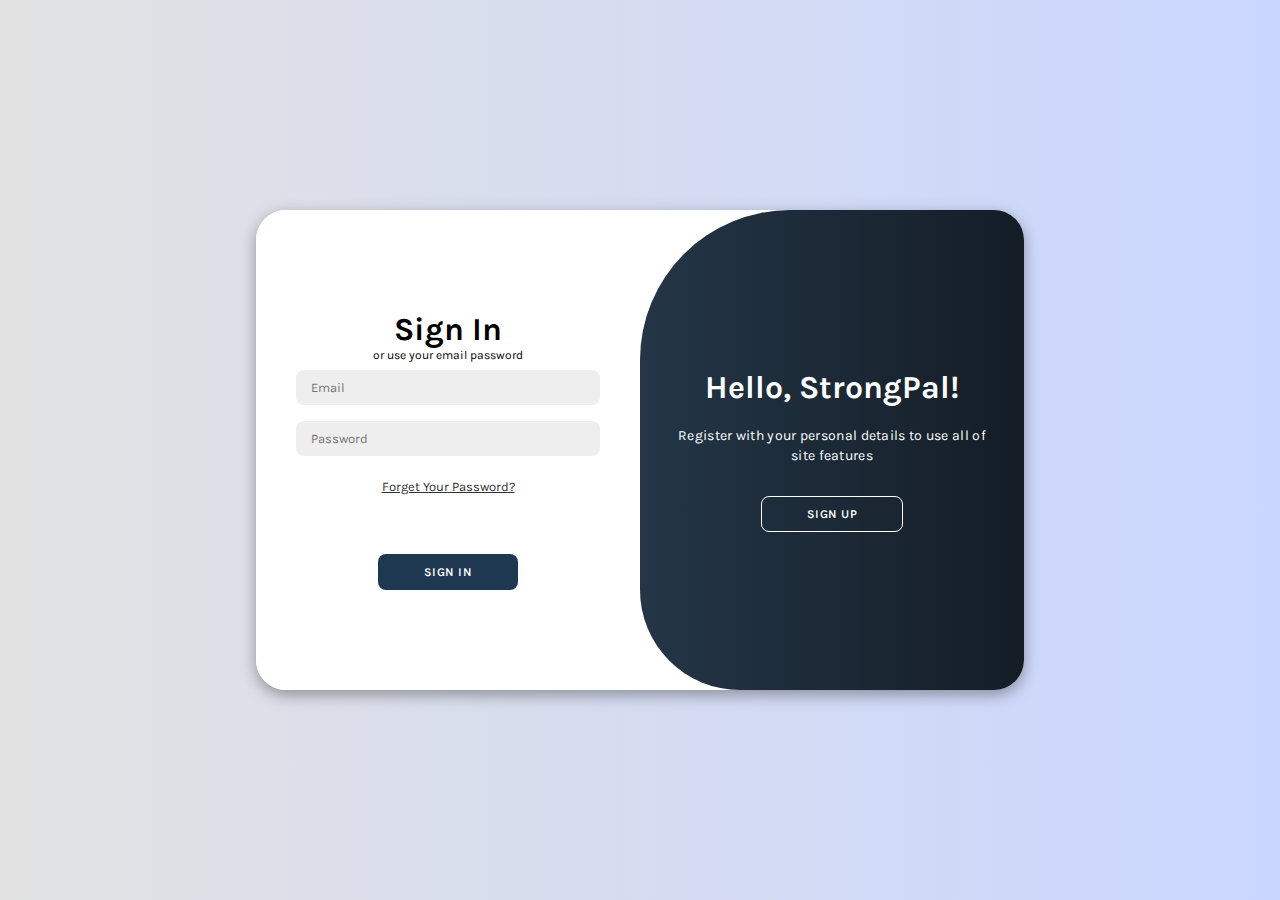
<file: client/index.html>
<!-- ! CHECK ROUTE AUTH ON BACKEND -->

<!DOCTYPE html>
<html lang="en">

<head>
    <meta charset="UTF-8">
    <meta name="viewport" content="width=device-width, initial-scale=1.0">
    <meta http-equiv="Cache-Control" content="no-cache, no-store, must-revalidate">
    <meta http-equiv="Pragma" content="no-cache">
    <meta http-equiv="Expires" content="0">
    <link rel="stylesheet" href="https://cdnjs.cloudflare.com/ajax/libs/font-awesome/6.4.2/css/all.min.css">
    <link rel="stylesheet" href="auth.css">
    <link rel="preconnect" href="https://fonts.googleapis.com">
    <link rel="preconnect" href="https://fonts.gstatic.com" crossorigin>
    <link href="https://fonts.googleapis.com/css2?family=Karla:ital,wght@0,200..800;1,200..800&display=swap"
        rel="stylesheet">
    <script src="./auth/index.js"></script>
    <title>Login</title>
</head>

<body>

    <div class="container" id="container">
        <div class="form-container sign-up">
            <form>
                <h1>Create Account</h1>

                <span>or use your email for registeration</span>
                <input id="s-name" type="text" placeholder="Name">
                <input id="s-email" type="email" placeholder="Email">
                <input id="s-password" type="password" placeholder="Password">
                <p id="err-msg-u" style="font-weight: bold; color: red; text-align: center;"></p>
                <button id="sign-up" type="button">Sign Up</button>
            </form>
        </div>
        <div class="form-container sign-in">
            <form>
                <h1>Sign In</h1>

                <span>or use your email password</span>
                <input id="l-email" type="email" placeholder="Email">
                <input id="l-password" type="password" placeholder="Password">
                <a href="#"><u>Forget Your Password?</u></a>
                <p id="err-msg-i" style="font-weight: bold; color: red; text-align: center;"></p>
                <button id="sign-in" type="button">Sign In</button>
            </form>
        </div>
        <div class="toggle-container">
            <div class="toggle">
                <div class="toggle-panel toggle-left">
                    <h1>Hello, Future StrongPal!</h1>
                    <p>Enter your personal details to use all of site features</p>
                    <button class="hidden" id="login">Sign In</button>
                </div>
                <div class="toggle-panel toggle-right">
                    <h1>Hello, StrongPal!</h1>
                    <p>Register with your personal details to use all of site features</p>
                    <button class="hidden" id="register">Sign Up</button>
                </div>
            </div>
        </div>
    </div>

    <script src="script.js"></script>
    <script src="./auth/auth.js"></script>
</body>

</html>
</file>
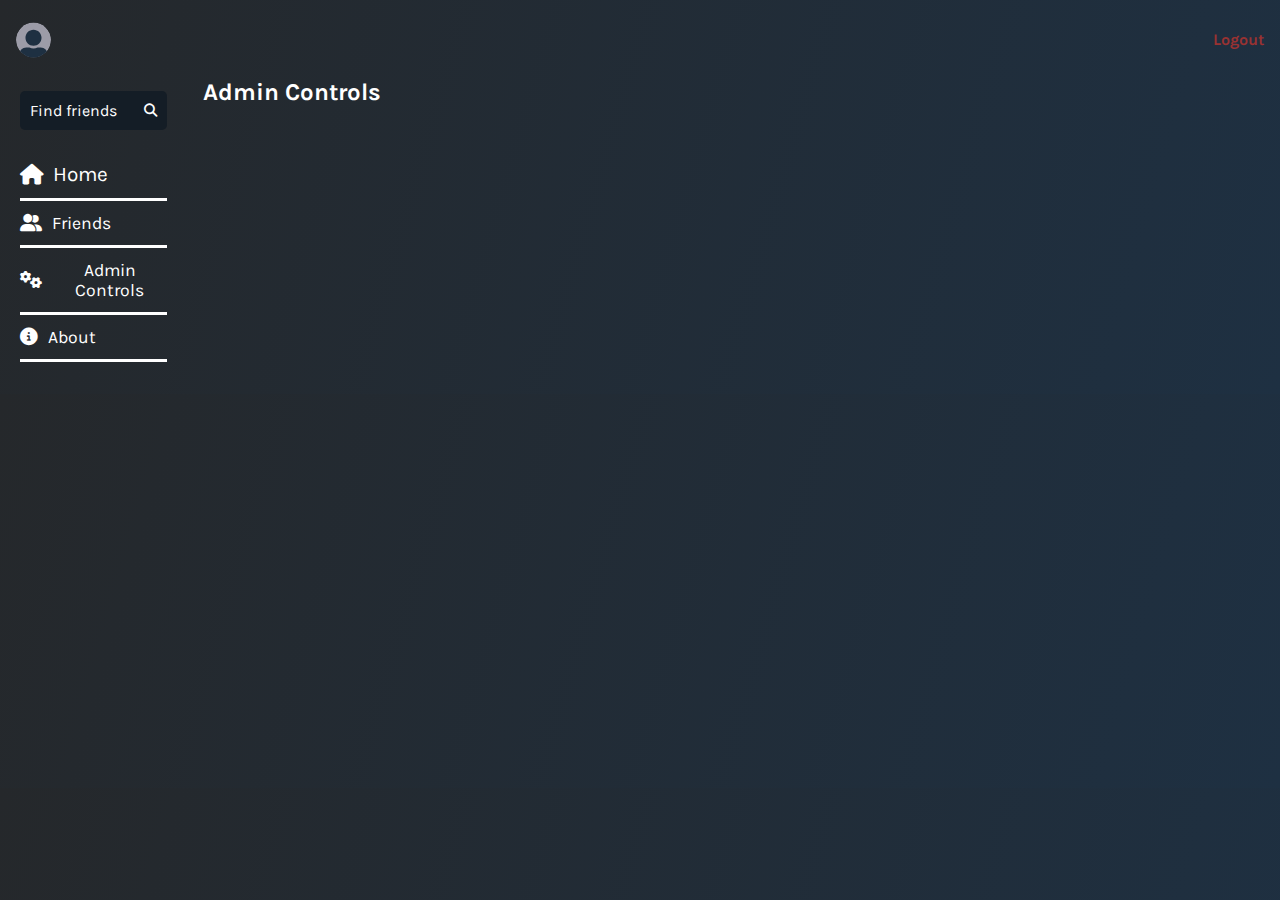
<file: client/admin/index.html>
<!DOCTYPE html>
<html lang="en">

<head>
    <meta charset="UTF-8">
    <meta http-equiv="X-UA-Compatible" content="IE=edge">
    <meta name="viewport" content="width=device-width, initial-scale=1.0">
    <link rel="stylesheet" href="https://cdnjs.cloudflare.com/ajax/libs/font-awesome/6.4.2/css/all.min.css">
    <link href="https://fonts.googleapis.com/css2?family=Karla:wght@400;700&display=swap" rel="stylesheet">
    <link rel="stylesheet" href="../global.css">
    <script src="../auth/index.js"></script>
    <script src="onload.js"></script>
    <title>Friends</title>
</head>

<body>
    <div class="main-nav">
        <div class="profile">
            <svg width="60" height="60" viewBox="0 0 60 60" fill="none" xmlns="http://www.w3.org/2000/svg">
                <g clip-path="url(#clip0_24_7)">
                    <rect width="60" height="60" rx="30" fill="#9C9CA8" />
                    <path
                        d="M30 39.78C37.6022 39.78 43.77 33.6122 43.77 26.01C43.77 18.4078 37.6022 12.24 30 12.24C22.3978 12.24 16.23 18.4078 16.23 26.01C16.23 33.6122 22.3978 39.78 30 39.78ZM42.24 42.84H36.9711C34.8482 43.8154 32.4863 44.37 30 44.37C27.5138 44.37 25.1614 43.8154 23.029 42.84H17.76C10.9993 42.84 5.52002 48.3193 5.52002 55.08V56.61C5.52002 59.1441 7.57596 61.2 10.11 61.2H49.89C52.4241 61.2 54.48 59.1441 54.48 56.61V55.08C54.48 48.3193 49.0007 42.84 42.24 42.84Z"
                        fill="#1E3042" />
                </g>
                <defs>
                    <clipPath id="clip0_24_7">
                        <rect width="60" height="60" rx="30" fill="white" />
                    </clipPath>
                </defs>
            </svg>
        </div>
        <button id="logout" type="button">Logout</button>
    </div>
    <main style="width: 100%; margin-bottom: 2rem;">

        <aside class="sidebar">
            <a href="/website/wp_project/client/friends">
                <div class="search-bar-container">
                    <div class="search-bar">
                        Find friends
                    </div>
                    <button id="search-icon" class="search-icon">
                        <i class="fas fa-search"></i>
                    </button>
                </div>
            </a>
            <nav>
                <ul>
                    <li><a href="/website/wp_project/client/dashboard"><i class="fas fa-home"></i> Home</a></li>
                    <li><a href="/website/wp_project/client/friends"><i class="fas fa-user-friends"></i> Friends</a>
                    </li>
                    <li>
                        <button id="route_to_admin">
                            <i class="fas fa-cogs"></i>
                            <div style="display: flex; flex-direction: column;">
                                <div>
                                    Admin Controls
                                </div>
                                <p style="color: #f00;" id="admin_err_message"></p>
                            </div>
                        </button>
                    </li>
                    <li><a href="/website/wp_project/client/about"><i class="fas fa-info-circle"></i> About</a></li>
                </ul>
            </nav>
        </aside>
        <section style="width: 100%; padding: 0 1rem;">
            <h2>Admin Controls</h2>
            <p id="admin_err_msg"></p>
            <div id="users" class="users"></div>
        </section>
    </main>
    <script src="../auth/auth.js"></script>
    <script src="script.js"></script>
</body>

</html>
</file>
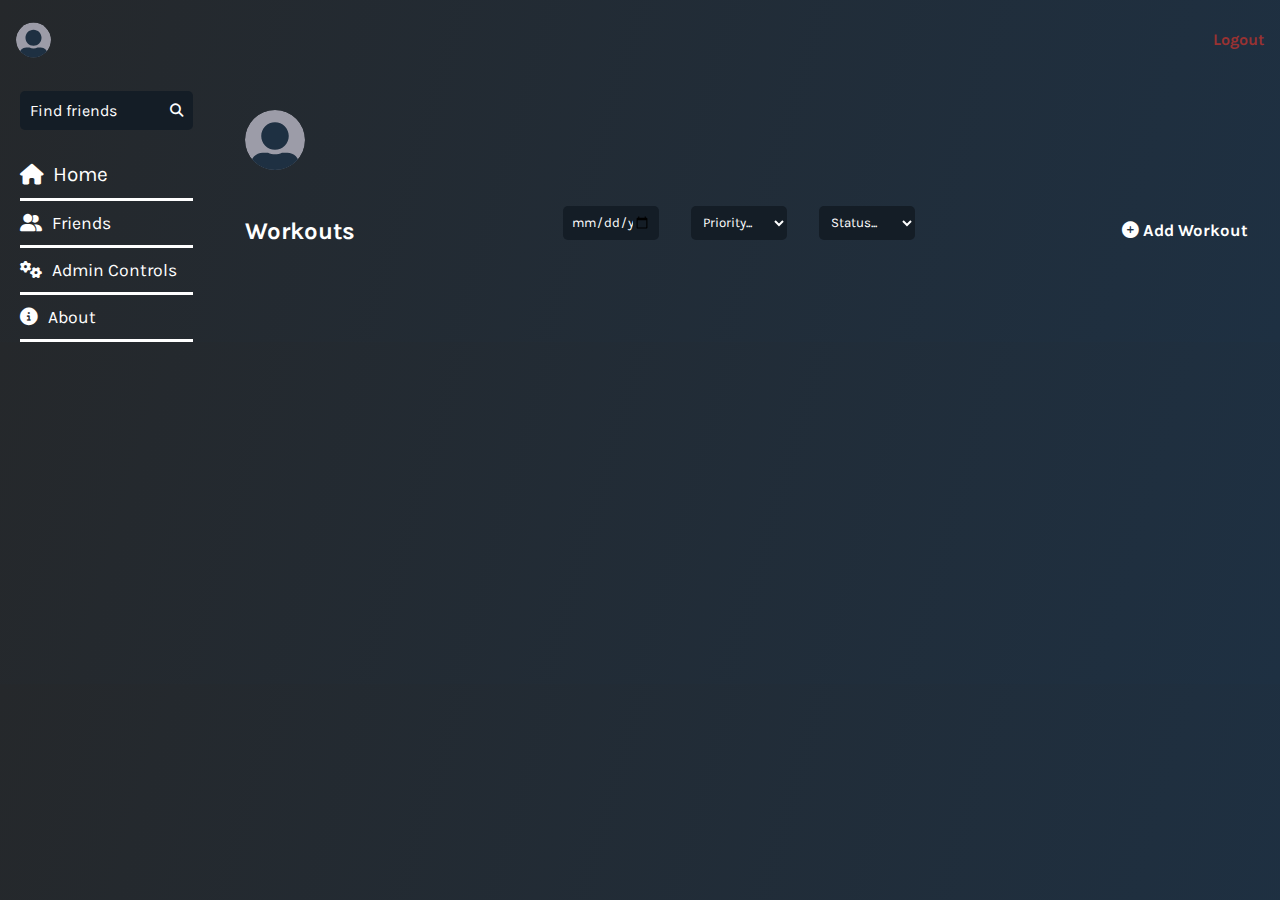
<file: client/dashboard/index.html>
<!DOCTYPE html>
<html lang="en">

<head>
    <meta charset="UTF-8">
    <meta http-equiv="X-UA-Compatible" content="IE=edge">
    <meta name="viewport" content="width=device-width, initial-scale=1.0">
    <link rel="stylesheet" href="https://cdnjs.cloudflare.com/ajax/libs/font-awesome/6.4.2/css/all.min.css">
    <link href="https://fonts.googleapis.com/css2?family=Karla:wght@400;700&display=swap" rel="stylesheet">
    <link rel="stylesheet" href="../global.css">
    <script src="../auth/index.js"></script>
    <script src="onload.js"></script>
    <title>Dashboard</title>
</head>

<body>
    <div class="main-nav">
        <div class="profile">
            <svg width="60" height="60" viewBox="0 0 60 60" fill="none" xmlns="http://www.w3.org/2000/svg">
                <g clip-path="url(#clip0_24_7)">
                    <rect width="60" height="60" rx="30" fill="#9C9CA8" />
                    <path
                        d="M30 39.78C37.6022 39.78 43.77 33.6122 43.77 26.01C43.77 18.4078 37.6022 12.24 30 12.24C22.3978 12.24 16.23 18.4078 16.23 26.01C16.23 33.6122 22.3978 39.78 30 39.78ZM42.24 42.84H36.9711C34.8482 43.8154 32.4863 44.37 30 44.37C27.5138 44.37 25.1614 43.8154 23.029 42.84H17.76C10.9993 42.84 5.52002 48.3193 5.52002 55.08V56.61C5.52002 59.1441 7.57596 61.2 10.11 61.2H49.89C52.4241 61.2 54.48 59.1441 54.48 56.61V55.08C54.48 48.3193 49.0007 42.84 42.24 42.84Z"
                        fill="#1E3042" />
                </g>
                <defs>
                    <clipPath id="clip0_24_7">
                        <rect width="60" height="60" rx="30" fill="white" />
                    </clipPath>
                </defs>
            </svg>
        </div>
        <button id="logout" type="button">Logout</button>
    </div>
    <main style="width: 100%;">

        <aside class="sidebar">
            <a href="/website/wp_project/client/friends">
                <div class="search-bar-container">
                    <div class="search-bar">
                        Find friends
                    </div>
                    <button id="search-icon" class="search-icon">
                        <i class="fas fa-search"></i>
                    </button>
                </div>
            </a>
            <nav>
                <ul>
                    <li><a href="/website/wp_project/client/dashboard"><i class="fas fa-home"></i> Home</a></li>
                    <li><a href="/website/wp_project/client/friends"><i class="fas fa-user-friends"></i> Friends</a>
                    </li>
                    <li>
                        <button id="route_to_admin">
                            <i class="fas fa-cogs"></i>
                            <div style="display: flex; flex-direction: column;">
                                <div>
                                    Admin Controls
                                </div>
                                <p style="color: #f00;" id="admin_err_message"></p>
                            </div>
                        </button>
                    </li>
                    <li><a href="/website/wp_project/client/about"><i class="fas fa-info-circle"></i> About</a></li>
                </ul>
            </nav>
        </aside>
        <div class="content" style="flex-grow: 1;">
            <div class="profile-info">
                <svg style="height: fit-content;" width="60" height="60" viewBox="0 0 60 60" fill="none"
                    xmlns="http://www.w3.org/2000/svg">
                    <g clip-path="url(#clip0_24_7)">
                        <rect width="60" height="60" rx="30" fill="#9C9CA8" />
                        <path
                            d="M30 39.78C37.6022 39.78 43.77 33.6122 43.77 26.01C43.77 18.4078 37.6022 12.24 30 12.24C22.3978 12.24 16.23 18.4078 16.23 26.01C16.23 33.6122 22.3978 39.78 30 39.78ZM42.24 42.84H36.9711C34.8482 43.8154 32.4863 44.37 30 44.37C27.5138 44.37 25.1614 43.8154 23.029 42.84H17.76C10.9993 42.84 5.52002 48.3193 5.52002 55.08V56.61C5.52002 59.1441 7.57596 61.2 10.11 61.2H49.89C52.4241 61.2 54.48 59.1441 54.48 56.61V55.08C54.48 48.3193 49.0007 42.84 42.24 42.84Z"
                            fill="#1E3042" />
                    </g>
                    <defs>
                        <clipPath id="clip0_24_7">
                            <rect width="60" height="60" rx="30" fill="white" />
                        </clipPath>
                    </defs>
                </svg>
                <h2 id="username"></h2>
                <p id="email"></p>
                <p id="dashboard_err_msg"></p>
            </div>

            <div id="add_modal" class="backdrop hidden">
                <div class="add_container">
                    <div>
                        <h3>Add workout</h3>
                        <button id="add_close_btn">
                            <i class="fa-solid fa-x" style="font-size: 1.2rem; color: #883434;"></i>
                        </button>
                    </div>
                    <label for="add_title">Title: </label>
                    <input type="text" id="add_title" placeholder="Enter title">
                    <label for="add_desc">Description: </label>
                    <div id="desc_add_list">
                        <input type="text" class="add_desc" placeholder="Enter description">
                    </div>
                    <button id="add_desc">
                        <i class="fa-solid fa-circle-plus" style="font-size: 1rem; color: #ffffff;"></i>
                    </button>
                    <label for="priority">Priority: </label>
                    <select name="priority" id="add_priority">
                        <option value="high">High</option>
                        <option value="medium">Medium</option>
                        <option value="low">Low</option>
                    </select>
                    <label for="add_due">Due Date: </label>
                    <input type="date" id="add_due">
                    <button id="submit_add_btn">Submit</button>
                </div>
            </div>

            <div id="edit_modal" class="backdrop hidden">
                <div class="edit_container">

                </div>
            </div>

            <div class="workout-functions">
                <h2>Workouts</h2>
                <div class="filters">
                    <input id="filter_due_date" type="date" placeholder="Due Date" />
                    <select id="filter_priority">
                        <option>Priority...</option>
                        <option value="high">High</option>
                        <option value="medium">Medium</option>
                        <option value="low">Low</option>
                    </select>
                    <select id="filter_status">
                        <option>Status...</option>
                        <option value="completed">Completed</option>
                        <option value="pending">Pending</option>
                    </select>
                </div>
                <button id="add_workout_btn">
                    <i class="fa-solid fa-circle-plus"></i>
                    Add Workout
                </button>
            </div>

            <div class="workouts"></div>
    </main>
    <script src="../auth/auth.js"></script>
    <script src="script.js"></script>
</body>

</html>
</file>
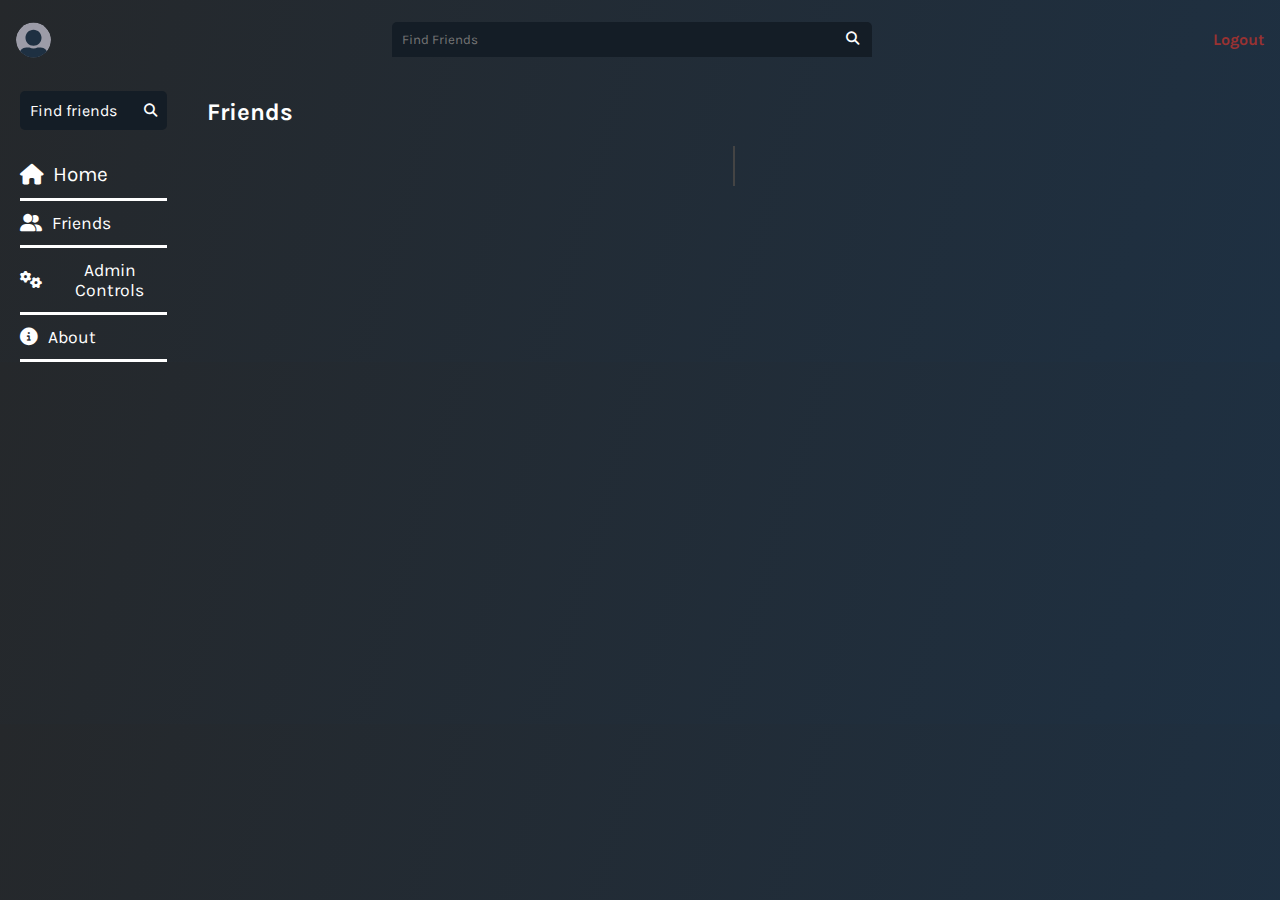
<file: client/friends/index.html>
<!DOCTYPE html>
<html lang="en">

<head>
    <meta charset="UTF-8">
    <meta http-equiv="X-UA-Compatible" content="IE=edge">
    <meta name="viewport" content="width=device-width, initial-scale=1.0">
    <link rel="stylesheet" href="https://cdnjs.cloudflare.com/ajax/libs/font-awesome/6.4.2/css/all.min.css">
    <link href="https://fonts.googleapis.com/css2?family=Karla:wght@400;700&display=swap" rel="stylesheet">
    <link rel="stylesheet" href="../global.css">
    <script src="../auth/index.js"></script>
    <script src="onload.js"></script>
    <title>Friends</title>
</head>

<body>
    <div class="main-nav">
        <div class="profile">
            <svg width="60" height="60" viewBox="0 0 60 60" fill="none" xmlns="http://www.w3.org/2000/svg">
                <g clip-path="url(#clip0_24_7)">
                    <rect width="60" height="60" rx="30" fill="#9C9CA8" />
                    <path
                        d="M30 39.78C37.6022 39.78 43.77 33.6122 43.77 26.01C43.77 18.4078 37.6022 12.24 30 12.24C22.3978 12.24 16.23 18.4078 16.23 26.01C16.23 33.6122 22.3978 39.78 30 39.78ZM42.24 42.84H36.9711C34.8482 43.8154 32.4863 44.37 30 44.37C27.5138 44.37 25.1614 43.8154 23.029 42.84H17.76C10.9993 42.84 5.52002 48.3193 5.52002 55.08V56.61C5.52002 59.1441 7.57596 61.2 10.11 61.2H49.89C52.4241 61.2 54.48 59.1441 54.48 56.61V55.08C54.48 48.3193 49.0007 42.84 42.24 42.84Z"
                        fill="#1E3042" />
                </g>
                <defs>
                    <clipPath id="clip0_24_7">
                        <rect width="60" height="60" rx="30" fill="white" />
                    </clipPath>
                </defs>
            </svg>
        </div>
        <div class="search-bar-container-friends">
            <input id="searchTerm" type="text" placeholder="Find Friends" class="search-bar-friends">
            <button id="search_icon_friends">
                <i class="fas fa-search search-icon-friends"></i>
            </button>
            <div id="search-results-friends" class="hidden">

            </div>
        </div>
        <button id="logout" type="button">Logout</button>
    </div>
    <main style="width: 100%;">

        <aside class="sidebar">
            <a href="/website/wp_project/client/friends">
                <div class="search-bar-container">
                    <div class="search-bar">
                        Find friends
                    </div>
                    <button id="search-icon" class="search-icon">
                        <i class="fas fa-search"></i>
                    </button>
                </div>
            </a>
            <nav>
                <ul>
                    <li><a href="/website/wp_project/client/dashboard"><i class="fas fa-home"></i> Home</a></li>
                    <li><a href="/website/wp_project/client/friends"><i class="fas fa-user-friends"></i> Friends</a>
                    </li>
                    <li>
                        <button id="route_to_admin">
                            <i class="fas fa-cogs"></i>
                            <div style="display: flex; flex-direction: column;">
                                <div>
                                    Admin Controls
                                </div>
                                <p style="color: #f00;" id="admin_err_message"></p>
                            </div>
                        </button>
                    </li>
                    <li><a href="/website/wp_project/client/about"><i class="fas fa-info-circle"></i> About</a></li>
                </ul>
            </nav>
        </aside>
        <section class="main-content">
            <div class="friends-section">
                <div>
                    <h2>Friends</h2>
                    <p id="friends_err_msg"></p>
                </div>
                <div class="friends-lists-container">
                    <div class="friends-list">
                        <ul id="friends-list"></ul>
                    </div>
                    <div class="vertical-line"></div>
                    <div class="friends-list">
                        <ul id="users-list"></ul>
                    </div>
                </div>
            </div>
        </section>
    </main>
    <script src="../auth/auth.js"></script>
    <script src="script.js"></script>
</body>

</html>
</file>
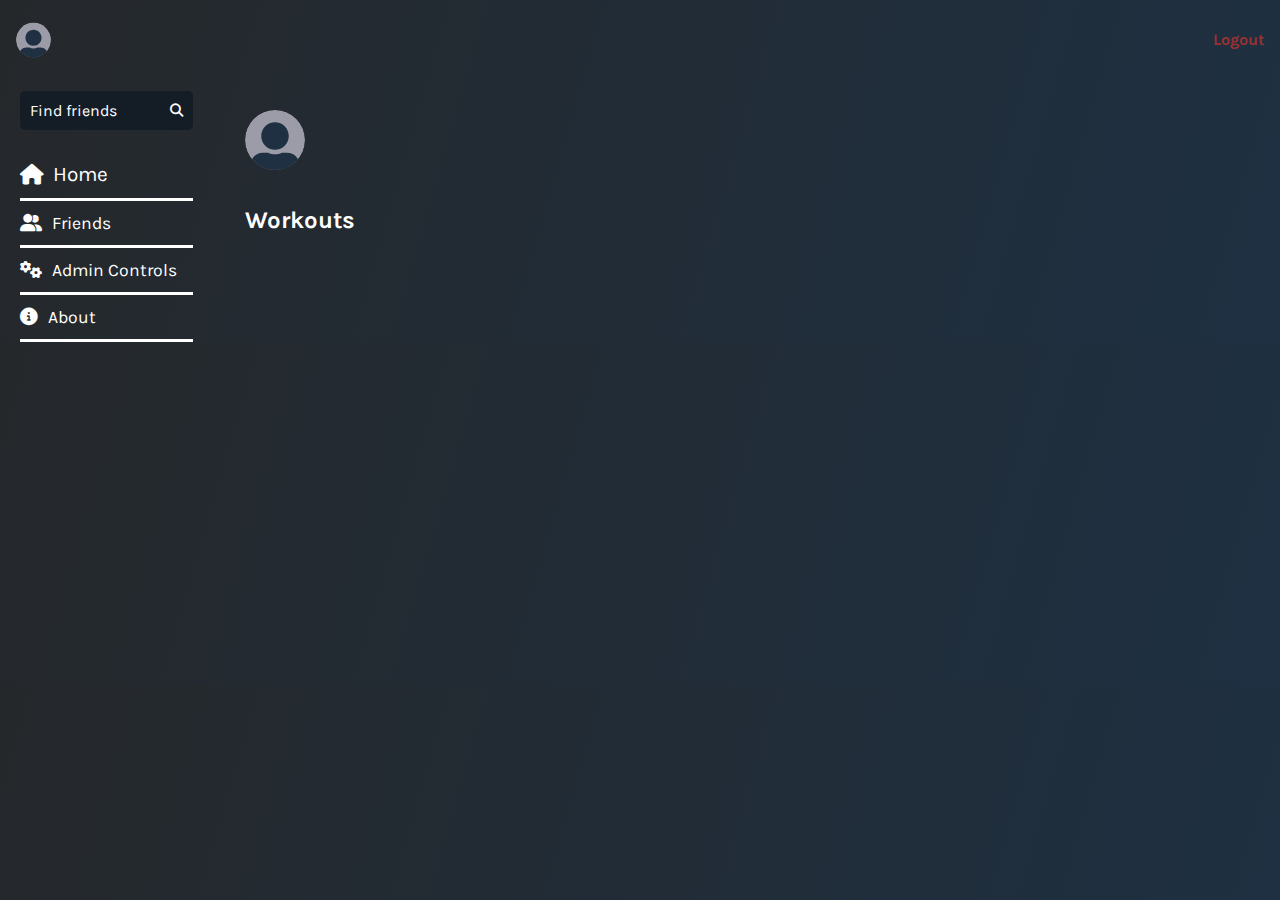
<file: client/friends/search/index.html>
<!DOCTYPE html>
<html lang="en">

<head>
    <meta charset="UTF-8">
    <meta http-equiv="X-UA-Compatible" content="IE=edge">
    <meta name="viewport" content="width=device-width, initial-scale=1.0">
    <link rel="stylesheet" href="https://cdnjs.cloudflare.com/ajax/libs/font-awesome/6.4.2/css/all.min.css">
    <link href="https://fonts.googleapis.com/css2?family=Karla:wght@400;700&display=swap" rel="stylesheet">
    <link rel="stylesheet" href="../../global.css">
    <script src="../../auth/index.js"></script>
    <script src="onload.js"></script>
    <title>Dashboard</title>
</head>

<body>
    <div class="main-nav">
        <div class="profile">
            <svg width="60" height="60" viewBox="0 0 60 60" fill="none" xmlns="http://www.w3.org/2000/svg">
                <g clip-path="url(#clip0_24_7)">
                    <rect width="60" height="60" rx="30" fill="#9C9CA8" />
                    <path
                        d="M30 39.78C37.6022 39.78 43.77 33.6122 43.77 26.01C43.77 18.4078 37.6022 12.24 30 12.24C22.3978 12.24 16.23 18.4078 16.23 26.01C16.23 33.6122 22.3978 39.78 30 39.78ZM42.24 42.84H36.9711C34.8482 43.8154 32.4863 44.37 30 44.37C27.5138 44.37 25.1614 43.8154 23.029 42.84H17.76C10.9993 42.84 5.52002 48.3193 5.52002 55.08V56.61C5.52002 59.1441 7.57596 61.2 10.11 61.2H49.89C52.4241 61.2 54.48 59.1441 54.48 56.61V55.08C54.48 48.3193 49.0007 42.84 42.24 42.84Z"
                        fill="#1E3042" />
                </g>
                <defs>
                    <clipPath id="clip0_24_7">
                        <rect width="60" height="60" rx="30" fill="white" />
                    </clipPath>
                </defs>
            </svg>
        </div>
        <button id="logout" type="button">Logout</button>
    </div>
    <main style="width: 100%;">

        <aside class="sidebar">
            <a href="/website/wp_project/client/friends">
                <div class="search-bar-container">
                    <div class="search-bar">
                        Find friends
                    </div>
                    <button id="search-icon" class="search-icon">
                        <i class="fas fa-search"></i>
                    </button>
                </div>
            </a>
            <nav>
                <ul>
                    <li><a href="/website/wp_project/client/dashboard"><i class="fas fa-home"></i> Home</a></li>
                    <li><a href="/website/wp_project/client/friends"><i class="fas fa-user-friends"></i> Friends</a>
                    </li>
                    <li>
                        <button id="route_to_admin">
                            <i class="fas fa-cogs"></i>
                            <div style="display: flex; flex-direction: column;">
                                <div>
                                    Admin Controls
                                </div>
                                <p style="color: #f00;" id="admin_err_message"></p>
                            </div>
                        </button>
                    </li>
                    <li><a href="/website/wp_project/client/about"><i class="fas fa-info-circle"></i> About</a></li>
                </ul>
            </nav>
        </aside>
        <div class="content" style="flex-grow: 1;">
            <div class="profile-info">
                <svg style="height: fit-content;" width="60" height="60" viewBox="0 0 60 60" fill="none"
                    xmlns="http://www.w3.org/2000/svg">
                    <g clip-path="url(#clip0_24_7)">
                        <rect width="60" height="60" rx="30" fill="#9C9CA8" />
                        <path
                            d="M30 39.78C37.6022 39.78 43.77 33.6122 43.77 26.01C43.77 18.4078 37.6022 12.24 30 12.24C22.3978 12.24 16.23 18.4078 16.23 26.01C16.23 33.6122 22.3978 39.78 30 39.78ZM42.24 42.84H36.9711C34.8482 43.8154 32.4863 44.37 30 44.37C27.5138 44.37 25.1614 43.8154 23.029 42.84H17.76C10.9993 42.84 5.52002 48.3193 5.52002 55.08V56.61C5.52002 59.1441 7.57596 61.2 10.11 61.2H49.89C52.4241 61.2 54.48 59.1441 54.48 56.61V55.08C54.48 48.3193 49.0007 42.84 42.24 42.84Z"
                            fill="#1E3042" />
                    </g>
                    <defs>
                        <clipPath id="clip0_24_7">
                            <rect width="60" height="60" rx="30" fill="white" />
                        </clipPath>
                    </defs>
                </svg>
                <h2 id="username"></h2>
                <p id="email"></p>
                <p id="dashboard_err_msg"></p>
            </div>


            <div class="workout-functions">
                <h2>Workouts</h2>
            </div>

            <div class="workouts"></div>
    </main>
    <script src="../../auth/auth.js"></script>
</body>

</html>
</file>
<file: client/auth.css>
@import url("https://fonts.googleapis.com/css2?family=Montserrat:wght@300;400;500;600;700&display=swap");

* {
	margin: 0;
	padding: 0;
	box-sizing: border-box;
	font-family: "Karla", sans-serif;
}

body {
	background-color: #c9d6ff;
	background: linear-gradient(to right, #e2e2e2, #c9d6ff);
	display: flex;
	align-items: center;
	justify-content: center;
	flex-direction: column;
	height: 100vh;
}

.container {
	background-color: #fff;
	border-radius: 30px;
	box-shadow: 0 5px 15px rgba(0, 0, 0, 0.35);
	position: relative;
	overflow: hidden;
	width: 768px;
	max-width: 100%;
	min-height: 480px;
}

.container p {
	font-size: 14px;
	line-height: 20px;
	letter-spacing: 0.3px;
	margin: 20px 0;
}

.container span {
	font-size: 12px;
}

.container a {
	color: #333;
	font-size: 13px;
	text-decoration: none;
	margin: 15px 0 10px;
}

.container button {
	background-color: #1f3852;
	color: #fff;
	font-size: 12px;
	padding: 10px 45px;
	border: 1px solid transparent;
	border-radius: 8px;
	font-weight: 600;
	letter-spacing: 0.5px;
	text-transform: uppercase;
	margin-top: 10px;
	cursor: pointer;
}

.container button.hidden {
	background-color: transparent;
	border-color: #fff;
}

.container form {
	background-color: #fff;
	display: flex;
	align-items: center;
	justify-content: center;
	flex-direction: column;
	padding: 0 40px;
	height: 100%;
}

.container input {
	background-color: #eee;
	border: none;
	margin: 8px 0;
	padding: 10px 15px;
	font-size: 13px;
	border-radius: 8px;
	width: 100%;
	outline: none;
}

.form-container {
	position: absolute;
	top: 0;
	height: 100%;
	transition: all 0.6s ease-in-out;
}

.sign-in {
	left: 0;
	width: 50%;
	z-index: 2;
}

.container.active .sign-in {
	transform: translateX(100%);
}

.sign-up {
	left: 0;
	width: 50%;
	opacity: 0;
	z-index: 1;
}

.container.active .sign-up {
	transform: translateX(100%);
	opacity: 1;
	z-index: 5;
	animation: move 0.6s;
}

@keyframes move {
	0%,
	49.99% {
		opacity: 0;
		z-index: 1;
	}
	50%,
	100% {
		opacity: 1;
		z-index: 5;
	}
}

.social-icons {
	margin: 20px 0;
}

.social-icons a {
	border: 1px solid #ccc;
	border-radius: 20%;
	display: inline-flex;
	justify-content: center;
	align-items: center;
	margin: 0 3px;
	width: 40px;
	height: 40px;
}

.toggle-container {
	position: absolute;
	top: 0;
	left: 50%;
	width: 50%;
	height: 100%;
	overflow: hidden;
	transition: all 0.6s ease-in-out;
	border-radius: 150px 0 0 100px;
	z-index: 1000;
}

.container.active .toggle-container {
	transform: translateX(-100%);
	border-radius: 0 150px 100px 0;
}

.toggle {
	background-color: #512da8;
	height: 100%;
	background: linear-gradient(to right, #334e68, #141d26);
	color: #fff;
	position: relative;
	left: -100%;
	height: 100%;
	width: 200%;
	transform: translateX(0);
	transition: all 0.6s ease-in-out;
}

.container.active .toggle {
	transform: translateX(50%);
}

.toggle-panel {
	position: absolute;
	width: 50%;
	height: 100%;
	display: flex;
	align-items: center;
	justify-content: center;
	flex-direction: column;
	padding: 0 30px;
	text-align: center;
	top: 0;
	transform: translateX(0);
	transition: all 0.6s ease-in-out;
}

.toggle-left {
	transform: translateX(-200%);
}

.container.active .toggle-left {
	transform: translateX(0);
}

.toggle-right {
	right: 0;
	transform: translateX(0);
}

.container.active .toggle-right {
	transform: translateX(200%);
}
</file>
<file: client/global.css>
* {
	max-width: 100%;
	box-sizing: border-box;
	font-family: "Karla", sans-serif;
	margin: 0;
	padding: 0;
}

body {
	font-family: "Karla", sans-serif;
	background: linear-gradient(106deg, #25282b 0%, #1e3042 100%);
	color: #fff;
}

main {
	display: flex;
	flex-direction: row;
}

h1,
h2,
h3,
h4,
h5,
h6 {
	margin: 0;
	padding: 0;
}

input,
textarea,
select {
	outline: transparent;
	border: none;
}

button {
	background-color: transparent;
	border: none;
	cursor: pointer;
}

a {
	text-decoration: none;
	color: inherit;
}

#logout {
	font-size: 1rem;
	font-weight: 700;
	color: rgb(152, 50, 50);
	height: fit-content;
	align-self: center;
}

.main-nav {
	display: flex;
	place-content: center;
	justify-content: space-between;
	height: fit-content;
	width: 100%;
	padding: 0.6rem 1rem;
}

.sidebar {
	height: 100%;
	width: calc(100% / 6);
	display: flex;
	overflow-x: hidden;
	flex-direction: column;
	padding: 0 20px;
	padding-top: 0.8rem;
}

.profile {
	text-align: center;
	width: 35px;
	height: 35px;
	flex-shrink: 0;
	margin-bottom: 1.5rem;
}

.profile-pic {
	width: 100px;
	height: 100px;
	border-radius: 50%;
	margin-bottom: 1px;
	border: 2px solid #444;
}

.profile h2 {
	margin: 10px 0 5px;
}

.search-bar-container {
	position: relative;
	width: 100%;
	margin-bottom: 20px;
}

.search-bar {
	width: 100%;
	padding: 10px;
	border: none;
	border-radius: 5px;
	background-color: #141d26;
	color: #fff;
	padding-right: 40px;
}

.search-icon {
	position: absolute;
	right: 10px;
	top: 50%;
	transform: translateY(-50%);
	color: #fff;
}

nav ul {
	list-style: none;
	padding: 0;
	width: 100%;
	display: flex;
	flex-direction: column;
	justify-content: space-evenly;
	height: 100%;
}

nav ul li {
	width: 100%;
}

nav ul li a,
nav ul li button {
	text-decoration: none;
	color: #fff;
	font-size: 1.1rem;
	display: flex;
	align-items: center;
	padding: 12px 0;
	width: 100%;
	border-bottom: 3px solid #ffffff;
	transition-property: font-size;
	transition-duration: 500ms;
	transition-timing-function: ease-in-out;
}

nav ul li:nth-child(1) a {
	font-size: 1.3rem !important;
}

nav ul li a i,
nav ul li button i {
	margin-right: 10px;
}

/*! HESAM - FRIENDS */

.main-content {
	display: flex;
	justify-content: center;
	padding: 20px;
	width: 100%;
}

.friends-section {
	display: flex;
	flex-direction: column;
	width: 100%;
	max-width: 1200px;
}

.search-bar-container-friends {
	position: relative;
	display: flex;
	justify-content: center;
	height: fit-content;
	align-self: center;
}

.search-bar-friends {
	width: 30rem;
	padding: 10px;
	border-top-left-radius: 5px;
	border-top-right-radius: 5px;
	background-color: #141d26;
	color: #fff;
}

.search-icon-friends {
	position: absolute;
	right: 0.8rem;
	top: 50%;
	transform: translateY(-50%);
	color: #fff;
}

#search-results-friends {
	position: absolute;
	top: 100%;
	left: 0;
	background-color: #141d26;
	width: 100%;
	height: 200px;
	border-bottom-left-radius: 5px;
	border-bottom-right-radius: 5px;
	padding: 10px 1rem;
}

#search-results-friends > button > p {
	text-align: start;
	color: white;
}

#search-results-friends > button {
	width: 100%;
}

.friends-lists-container {
	display: flex;
	justify-content: space-between;
}

.vertical-line {
	border-left: 2px solid #444;
	height: 100%;
	margin: 20px 20px 10px;
}

.friends-list {
	border-radius: 10px;
	padding: 20px;
	width: 100%;
}

.friends-list h2 {
	margin-bottom: 20px;
	font-size: 1.5rem;
	text-align: left;
	position: absolute;
	top: 70px;
}

.friends-list ul {
	list-style: none;
	padding: 0;
}

.friends-list ul li {
	display: flex;
	justify-content: space-between;
	align-items: center;
	padding: 2px 20px;

	background-color: #141d26;
	border-radius: 10px;
	margin-bottom: 10px;
}

.friends-list ul li span {
	background-color: #141d26;
	padding: 0px;
	border-radius: 3px;
	color: #fff;
}

.friends-list ul li button.friend-icon {
	background-color: #141d26;
	border: none;
	border-radius: 10px;
	color: #fff;
	padding: 10px;

	cursor: pointer;
}

.friends-list ul li i {
	color: #fff;
}

.friend-icon {
	background: none;
	border: none;
	color: #fff;
	cursor: pointer;
}
.remove-icon {
	background-color: #141d26;
	border: none;
	border-radius: 10px;
	color: #fff;
	padding: 10px;
	padding-left: 0;
	cursor: pointer;
}

/* ! END HESAM */

/* ! FAIYAZ - DASHBOARD */

#username {
	text-transform: capitalize;
}

.priority > span {
	text-transform: capitalize;
}

.content {
	flex-grow: 1;
	padding: 2rem;
	overflow-y: auto;
	display: flex;
	flex-direction: column;
}

.profile-info {
	margin-bottom: 2rem;
}

.profile-info h2 {
	margin: 0;
}

.workouts {
	display: flex;
	flex-direction: column;
}

.filters {
	display: flex;
	justify-content: space-between;
	margin-bottom: 1rem;
}

.filters select,
.filters input {
	padding: 0.5rem;
	border-radius: 5px;
	width: 6rem;
	border: none;
	background-color: #141d26;
	color: #ffffff;
	margin: 0rem 1rem;
}

.filters button {
	padding: 0.5rem;
	border-radius: 5px;
	border: none;
	color: #ffffff;
}

.workout-section {
	background-color: #252a34;
	padding: 0rem;
	border-radius: 10px;
	margin-bottom: 1rem;
	background-color: #141d26;
	padding: 0 1rem 1rem 1rem;
}

.workout-details p {
	margin: 0.5rem 0;
}

.workout-meta {
	display: flex;
	justify-content: space-between;
	align-items: center;
	height: fit-content;
	padding: 0.1rem 0;
}

.workout-meta p {
	margin: 0px 10px;
}

.workout-meta button {
	background: none;
	border: none;
	color: #ffffff;
	cursor: pointer;
	padding: 0.5rem;
	border-radius: 5px;
}

.workout-meta button:hover {
	background-color: #3a3e47;
}

.workout-functions {
	display: flex;
	align-items: center;
	justify-content: space-between;
}

.workout-functions > button {
	font-size: 1.05rem;
	font-weight: 700;
	color: white;
}

hr {
	border-color: #1e3042;
	opacity: 45%;
	margin-bottom: 1rem;
}

/* ! END FAIYAZ */

/* ! FAIYAZ MODAL*/

.backdrop {
	display: grid;
	place-content: center;
	position: fixed;
	background: rgba(0, 0, 0, 0.56);
	top: 0;
	left: 0;
	width: 100%;
	height: 100%;
	z-index: 1;
}

.backdrop::placeholder {
	color: white;
	opacity: 1; /* for firefox users like awab */
}

.edit_container {
	background: linear-gradient(106deg, #25282b 0%, #1e3042 100%);
	padding: 1rem;
	border-radius: 8px;
	border: 1.5px solid;
	border-color: white;
	display: flex;
	flex-direction: column;
	row-gap: 0.5rem;
	width: calc(100vw / 3);
}

.edit_container > div:nth-child(1) {
	display: flex;
	justify-content: space-between;
	align-content: center;
	z-index: 2;
	margin-bottom: 1rem;
}

.edit_container > input,
.edit_container div > input,
.edit_container > select {
	width: 100%;
	background-color: #141d26;
	color: white;
	padding: 0.3rem 0.5rem;
	border-radius: 5px;
	font-size: 1rem;
}

#desc_edit_list {
	display: flex;
	flex-direction: column;
	row-gap: 0.3rem;
	justify-content: center;
}

#submit_edit_btn {
	background-color: white;
	color: black;
	font-size: 1rem;
	width: fit-content;
	margin-top: 0.3rem;
	padding: 0.3rem 0.5rem;
	font-weight: 600;
	border-radius: 5px;
	place-self: end;
}

/* ! ADD */

.add_container {
	background: linear-gradient(106deg, #25282b 0%, #1e3042 100%);
	padding: 1rem;
	border-radius: 8px;
	border: 1.5px solid;
	border-color: white;
	display: flex;
	flex-direction: column;
	row-gap: 0.5rem;
	width: calc(100vw / 3);
}

.add_container > div:nth-child(1) {
	display: flex;
	justify-content: space-between;
	align-content: center;
	z-index: 2;
	margin-bottom: 1rem;
}

.add_container > input,
.add_container div > input,
.add_container > select {
	width: 100%;
	background-color: #141d26;
	color: white;
	padding: 0.3rem 0.5rem;
	border-radius: 5px;
	font-size: 1rem;
}

#desc_add_list {
	display: flex;
	flex-direction: column;
	row-gap: 0.3rem;
	justify-content: center;
}

#submit_add_btn {
	background-color: white;
	color: black;
	font-size: 1rem;
	width: fit-content;
	margin-top: 0.3rem;
	padding: 0.3rem 0.5rem;
	font-weight: 600;
	border-radius: 5px;
	place-self: end;
}

/* ! END FAIYAZ MODAL*/

/* ! ADMIN  */

.users {
	display: flex;
	flex-direction: column;
	row-gap: 0.8rem;
	justify-content: center;
	margin-top: 1rem;
}

.user {
	background-color: #141d26;
	display: flex;
	align-items: center;
	align-content: center;
	justify-content: space-between;
	border-radius: 5px;
	width: 100%;
	padding: 0.4rem 1rem;
}

.delete-btn {
	background-color: brown;
	font-weight: 600;
	font-size: 1rem;
	color: white;
	padding: 0.1rem 0.5rem;
	border-radius: 5px;
}

/* ! END ADMIN */

.hidden {
	display: none;
}
</file>
